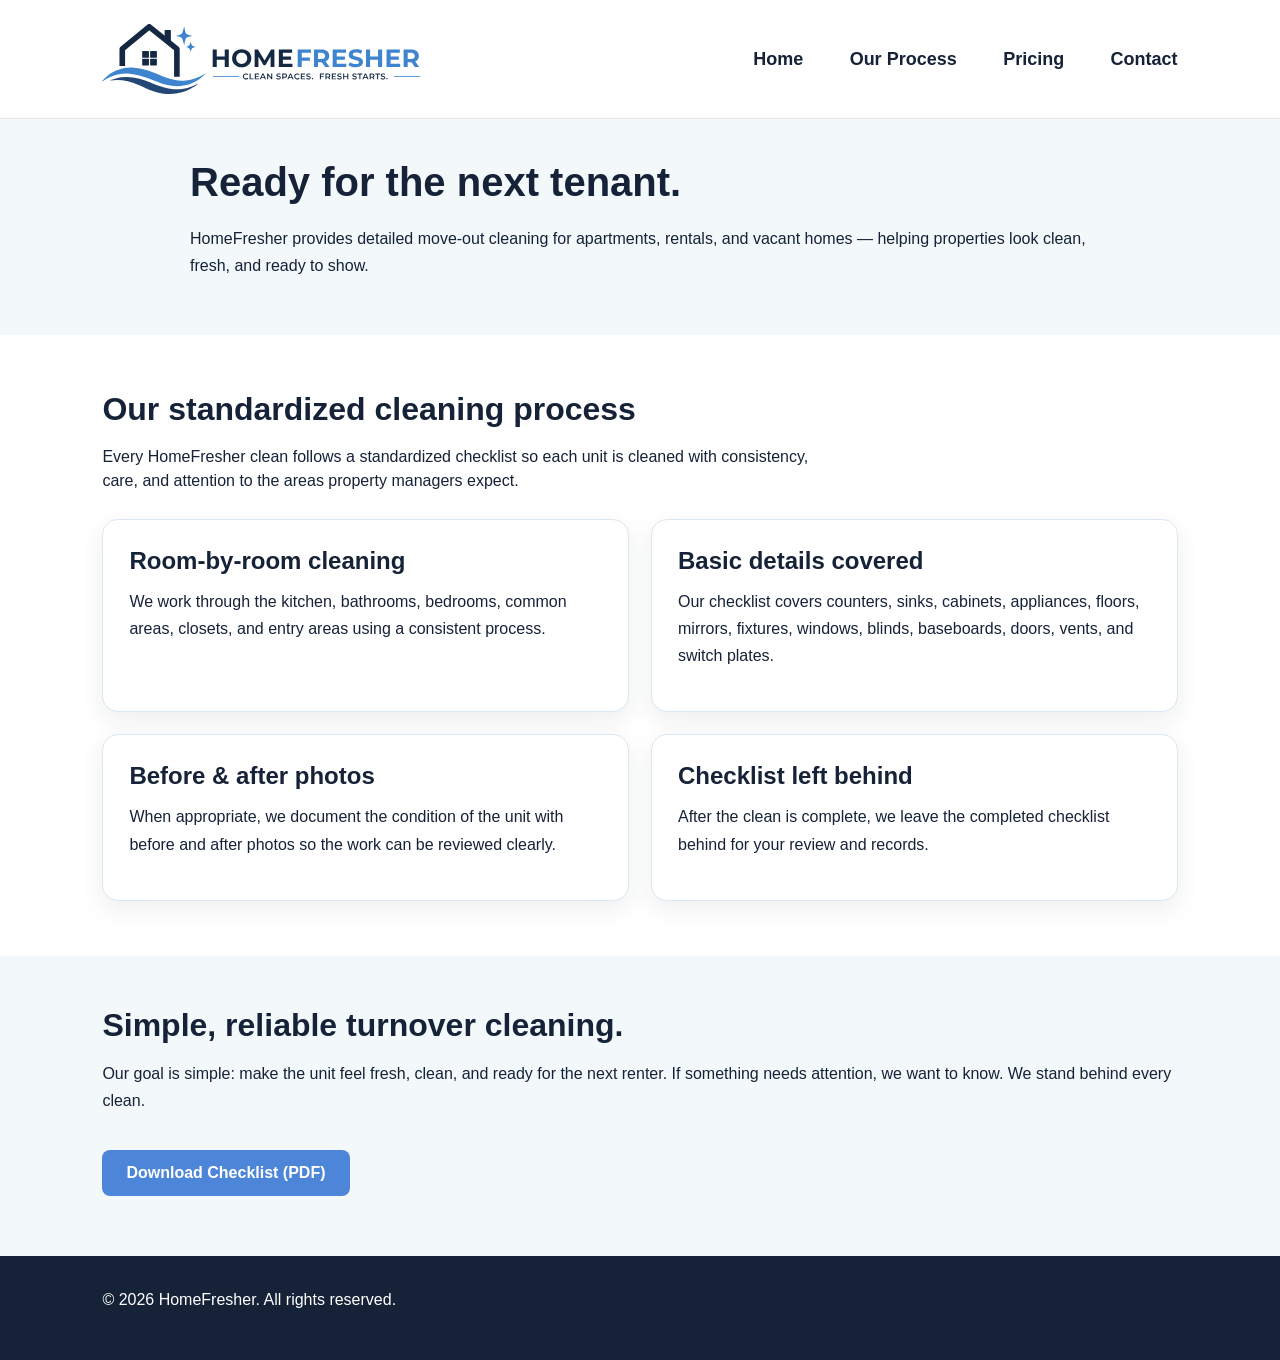
<file: checklist.html>
<!DOCTYPE html>
<html lang="en">
<head>
  <meta charset="UTF-8" />
  <meta name="viewport" content="width=device-width, initial-scale=1.0" />
  <title>Our Process | HomeFresher</title>
  <link rel="stylesheet" href="style.css" />
</head>
<link rel="icon" type="image/svg+xml" href="images/homefresher_house.svg">
<body>

  <header class="site-header">
    <div class="logo">
      <a href="index.html">
        <img src="images/homefresher_logo_horizontal.svg" alt="HomeFresher Logo">
      </a>
    </div>

    <nav>
      <a href="index.html">Home</a>
      <a href="process.html">Our Process</a>
      <a href="pricing.html">Pricing</a>
      <a href="contact.html">Contact</a>
    </nav>
  </header>

  <main>

    <section class="page-hero">
      <div class="banner-container">
        <h1>Ready for the next tenant.</h1>
        <p>
          HomeFresher provides detailed move-out cleaning for apartments, rentals,
          and vacant homes — helping properties look clean, fresh, and ready to show.
        </p>
      </div>
    </section>
  
    <section class="section">
      <div class="page-container">
        <h2>Our standardized cleaning process</h2>
        <p class="section-intro">
          Every HomeFresher clean follows a standardized checklist so each unit is cleaned
          with consistency, care, and attention to the areas property managers expect.
        </p>
  
        <div class="process-grid">
          <div class="process-card">
            <h3>Room-by-room cleaning</h3>
            <p>We work through the kitchen, bathrooms, bedrooms, common areas, closets, and entry areas using a consistent process.</p>
          </div>
  
          <div class="process-card">
            <h3>Basic details covered</h3>
            <p>Our checklist covers counters, sinks, cabinets, appliances, floors, mirrors, fixtures, windows, blinds, baseboards, doors, vents, and switch plates.</p>
          </div>
  
          <div class="process-card">
            <h3>Before & after photos</h3>
            <p>When appropriate, we document the condition of the unit with before and after photos so the work can be reviewed clearly.</p>
          </div>
  
          <div class="process-card">
            <h3>Checklist left behind</h3>
            <p>After the clean is complete, we leave the completed checklist behind for your review and records.</p>
          </div>
        </div>
      </div>
    </section>
  
    <section class="section highlight-section">
      <div class="page-container">
        <h2>Simple, reliable turnover cleaning.</h2>
        <p>
          Our goal is simple: make the unit feel fresh, clean, and ready for the next renter.
          If something needs attention, we want to know. We stand behind every clean.
        </p>
  
        <a href="pdf/HomeFresher-move-out-checklist.pdf" class="button" download>
          Download Checklist (PDF)
        </a>
      </div>
    </section>
  
  </main>

  <footer>
    <p>© 2026 HomeFresher. All rights reserved.</p>
  </footer>

</body>
</html>
</file>
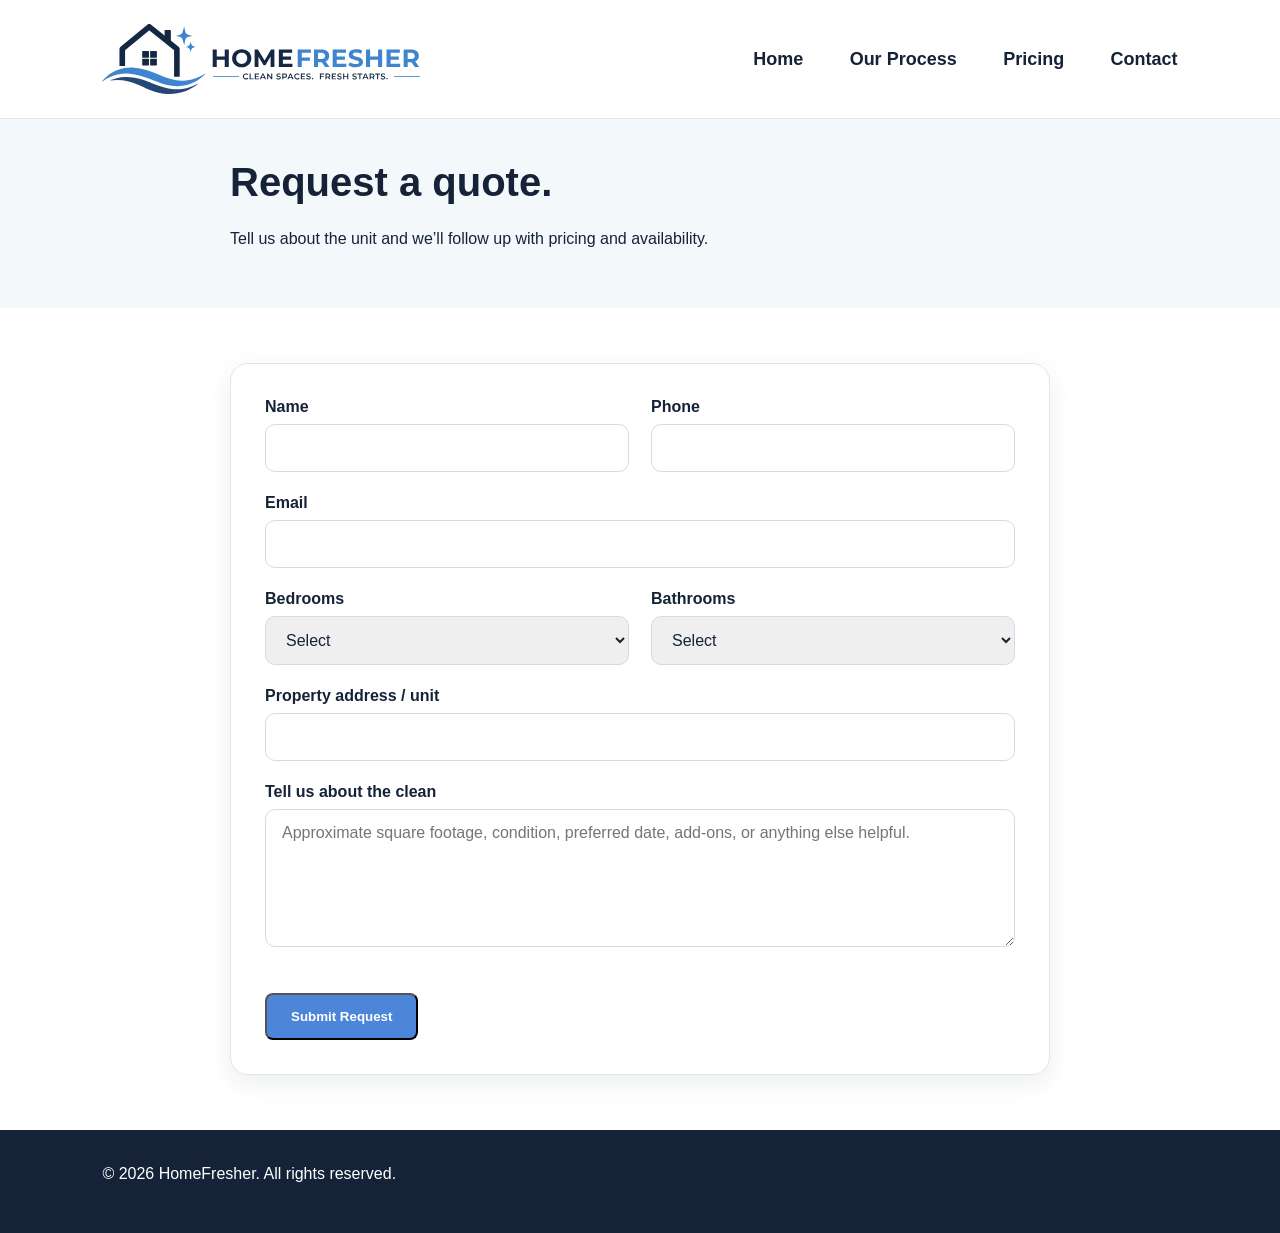
<file: contact.html>
<!DOCTYPE html>
<html lang="en">
<head>
  <meta charset="UTF-8" />
  <meta name="viewport" content="width=device-width, initial-scale=1.0" />
  <title>Contact | HomeFresher</title>
  <link rel="stylesheet" href="style.css" />
  <link rel="icon" type="image/svg+xml" href="images/homefresher_house.svg">
</head>
<body>

<header class="site-header">
  <div class="logo">
    <a href="index.html">
      <img src="images/homefresher_logo_horizontal.svg" alt="HomeFresher Logo">
    </a>
  </div>

  <nav>
    <a href="index.html">Home</a>
    <a href="process.html">Our Process</a>
    <a href="pricing.html">Pricing</a>
    <a href="contact.html">Contact</a>
  </nav>
</header>

<main>

  <section class="page-hero">
    <div class="narrow-container">
      <h1>Request a quote.</h1>
      <p>
        Tell us about the unit and we’ll follow up with pricing and availability.
      </p>
    </div>
  </section>

  <section class="section">
    <div class="narrow-container">

      <form class="contact-form" action="#" method="POST">

        <div class="form-row">
          <div class="form-group">
            <label for="name">Name</label>
            <input id="name" name="name" type="text" required>
          </div>

          <div class="form-group">
            <label for="phone">Phone</label>
            <input id="phone" name="phone" type="tel" required>
          </div>
        </div>

        <div class="form-group">
          <label for="email">Email</label>
          <input id="email" name="email" type="email">
        </div>

        <div class="form-row">
          <div class="form-group">
            <label for="beds">Bedrooms</label>
            <select id="beds" name="beds">
              <option value="">Select</option>
              <option>1 bedroom</option>
              <option>2 bedrooms</option>
              <option>3 bedrooms</option>
              <option>4+ bedrooms</option>
            </select>
          </div>

          <div class="form-group">
            <label for="baths">Bathrooms</label>
            <select id="baths" name="baths">
              <option value="">Select</option>
              <option>1 bathroom</option>
              <option>2 bathrooms</option>
              <option>3+ bathrooms</option>
            </select>
          </div>
        </div>

        <div class="form-group">
          <label for="address">Property address / unit</label>
          <input id="address" name="address" type="text">
        </div>

        <div class="form-group">
          <label for="message">Tell us about the clean</label>
          <textarea id="message" name="message" rows="6" placeholder="Approximate square footage, condition, preferred date, add-ons, or anything else helpful."></textarea>
        </div>

        <button class="button" type="submit">Submit Request</button>

      </form>

    </div>
  </section>

</main>

<footer>
  <p>© 2026 HomeFresher. All rights reserved.</p>
</footer>

</body>
</html>
</file>
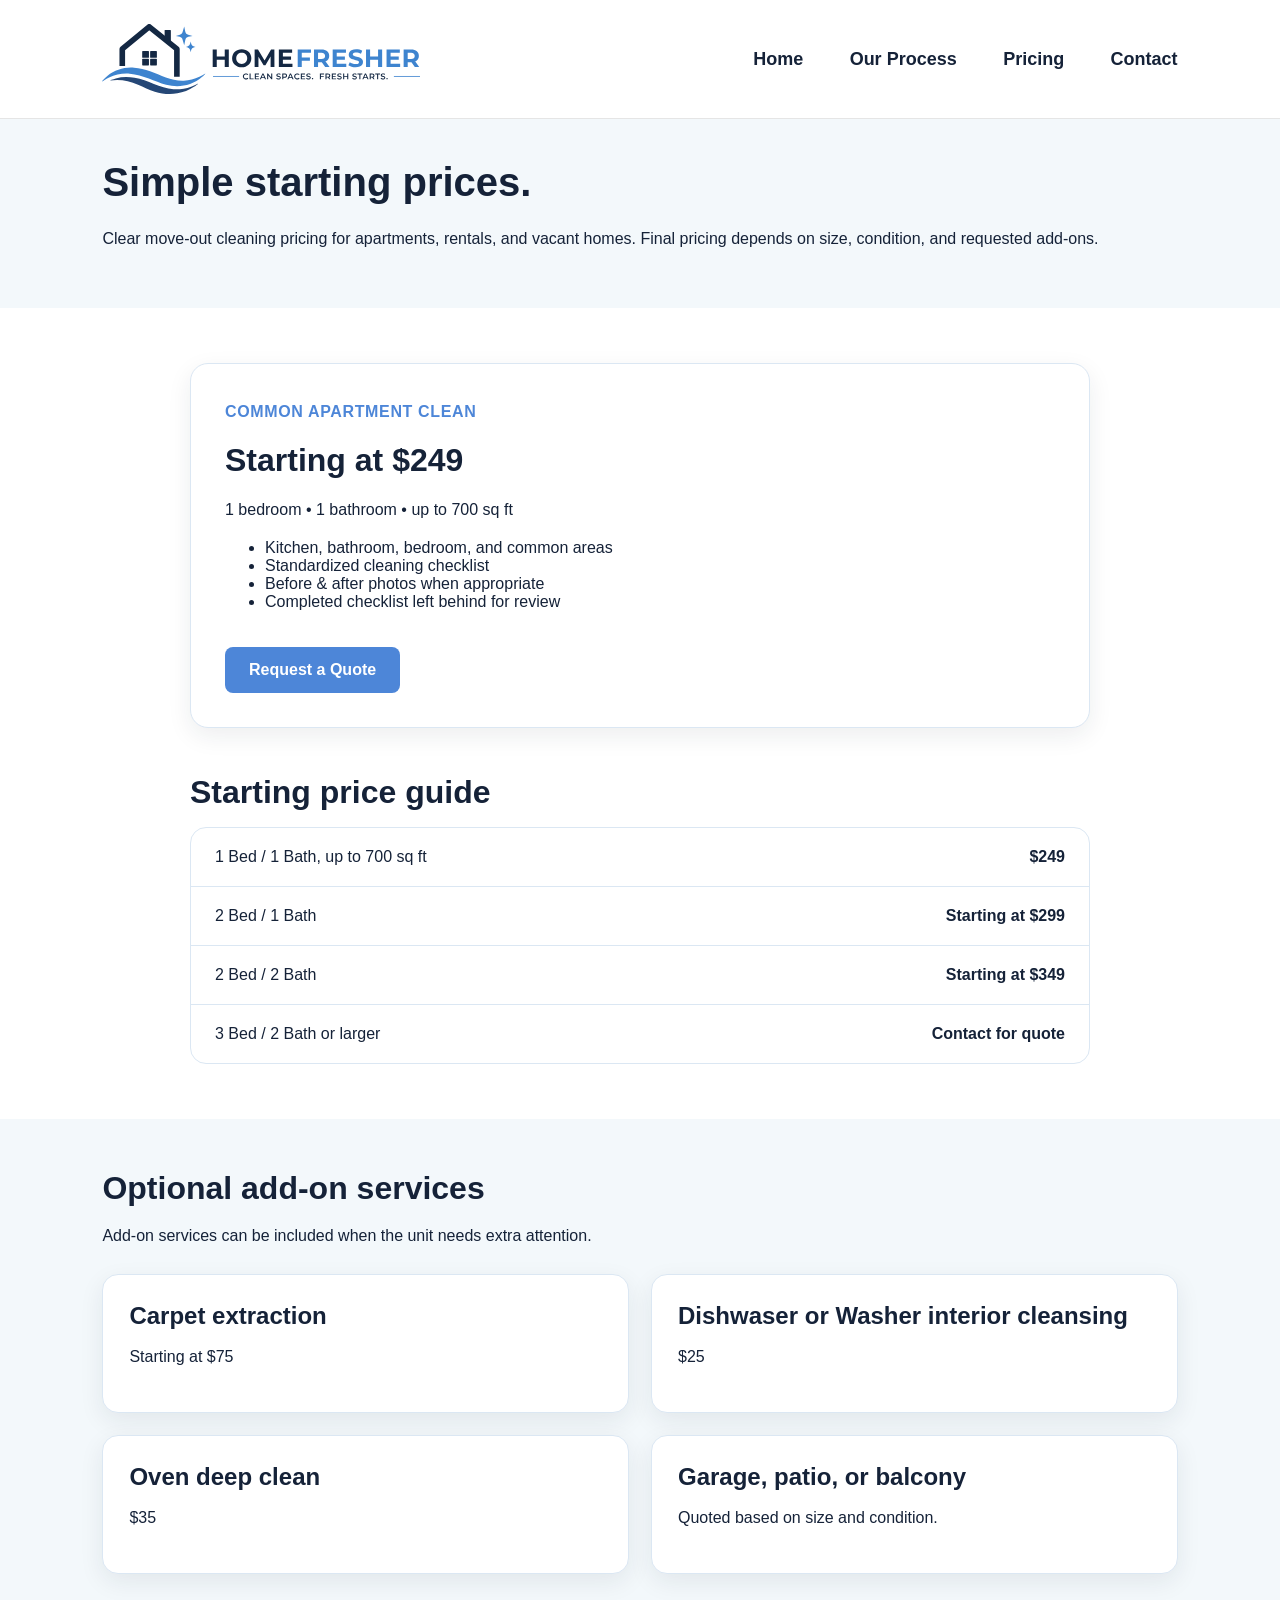
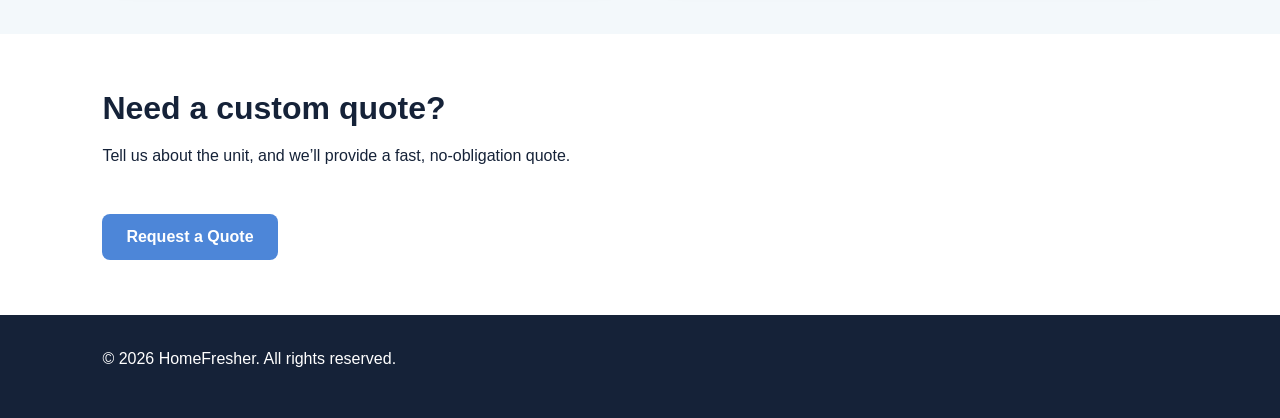
<file: pricing.html>
<!DOCTYPE html>
<html lang="en">
<head>
  <meta charset="UTF-8" />
  <meta name="viewport" content="width=device-width, initial-scale=1.0" />
  <title>Pricing | HomeFresher</title>
  <link rel="stylesheet" href="style.css" />
  <link rel="icon" type="image/svg+xml" href="images/homefresher_house.svg">
</head>
<body>

<header class="site-header">
  <div class="logo">
    <a href="index.html">
      <img src="images/homefresher_logo_horizontal.svg" alt="HomeFresher Logo">
    </a>
  </div>

  <nav>
    <a href="index.html">Home</a>
    <a href="process.html">Our Process</a>
    <a href="pricing.html">Pricing</a>
    <a href="contact.html">Contact</a>
  </nav>
</header>

<main>

  <section class="page-hero">
    <div class="page-container">
      <h1>Simple starting prices.</h1>
      <p>
        Clear move-out cleaning pricing for apartments, rentals, and vacant homes.
        Final pricing depends on size, condition, and requested add-ons.
      </p>
    </div>
  </section>

  <section class="section">
    <div class="banner-container">

      <div class="pricing-feature">
        <p class="eyebrow">Common apartment clean</p>
        <h2>Starting at $249</h2>
        <p>1 bedroom • 1 bathroom • up to 700 sq ft</p>

        <ul>
          <li>Kitchen, bathroom, bedroom, and common areas</li>
          <li>Standardized cleaning checklist</li>
          <li>Before & after photos when appropriate</li>
          <li>Completed checklist left behind for review</li>
        </ul>

        <a href="contact.html" class="button">Request a Quote</a>
      </div>

      <h2>Starting price guide</h2>

      <div class="price-table">
        <div class="price-row">
          <span>1 Bed / 1 Bath, up to 700 sq ft</span>
          <strong>$249</strong>
        </div>
        <div class="price-row">
          <span>2 Bed / 1 Bath</span>
          <strong>Starting at $299</strong>
        </div>
        <div class="price-row">
          <span>2 Bed / 2 Bath</span>
          <strong>Starting at $349</strong>
        </div>
        <div class="price-row">
          <span>3 Bed / 2 Bath or larger</span>
          <strong>Contact for quote</strong>
        </div>
      </div>

    </div>
  </section>

  <section class="section highlight-section">
    <div class="page-container">
      <h2>Optional add-on services</h2>
      <p class="section-intro">
        Add-on services can be included when the unit needs extra attention.
      </p>

      <div class="process-grid">
        <div class="process-card">
          <h3>Carpet extraction</h3>
          <p>Starting at $75</p>
        </div>

        <div class="process-card">
          <h3>Dishwaser or Washer interior cleansing</h3>
          <p>$25</p>
        </div>

        <div class="process-card">
          <h3>Oven deep clean</h3>
          <p>$35</p>
        </div>

        <div class="process-card">
          <h3>Garage, patio, or balcony</h3>
          <p>Quoted based on size and condition.</p>
        </div>
      </div>
    </div>
  </section>

  <section class="section">
    <div class="page-container">
      <h2>Need a custom quote?</h2>
      <p class="section-intro">
        Tell us about the unit, and we’ll provide a fast, no-obligation quote.
      </p>

      <a href="contact.html" class="button">Request a Quote</a>
    </div>
  </section>

</main>

<footer>
  <p>© 2026 HomeFresher. All rights reserved.</p>
</footer>

</body>
</html>
</file>
<file: style.css>
* {
    box-sizing: border-box;
  }
  
  body {
    margin: 0;
    font-family: Arial, sans-serif;
    color: #152238;
    background: #ffffff;
  }

  h1 {
    font-size: 2.5rem;
    font-weight: 700;
    line-height: 1.15;
    margin: 0 0 0.5em;
}

h2 {
    font-size: 2rem;
    font-weight: 700;
    line-height: 1.2;
    margin: 0 0 0.5em;
}

h3 {
    font-size: 1.5rem;
    font-weight: 700;
    line-height: 1.25;
    margin: 0 0 0.5em;
}

p {
    font-size: 1rem;
    line-height: 1.7;
    margin: 0 0 1em;
}
  
  .site-header {
    display: flex;
    justify-content: space-between;
    align-items: center;
    padding: 24px 8%;
    border-bottom: 1px solid #e5e5e5;
  }
  
  .logo img {
    height: 70px;
    width: auto;
    display: block;
}

  
.hero {
    display: flex;
    align-items: center;
    justify-content: space-between;

    position: relative;

    min-height: 520px;

    background: #f3f8fb;

    overflow: hidden;
}
 
  
 

  .hero-content {
    width: 48%;

    padding-left: 8%;

    position: relative;
    z-index: 2;
}

.hero-image {
    width: 52%;
    height: 520px;

    position: relative;

    overflow: hidden;
}

.hero-image img {

    width: 100%;
    height: 100%;

    object-fit: cover;
    object-position: center 20%;
}

.hero-image::before {

    content: "";

    position: absolute;

    left: 0;
    top: 0;

    width: 180px;
    height: 100%;

    z-index: 2;

    background: linear-gradient(
        to right,
        #f3f8fb 0%,
        rgba(243,248,251,0.95) 20%,
        rgba(243,248,251,0.75) 45%,
        rgba(243,248,251,0) 100%
    );
}
  
  .button {
    display: inline-block;
    margin-top: 20px;
    padding: 14px 24px;
    background: #4D86D8;
    color: white;
    text-decoration: none;
    border-radius: 8px;
    font-weight: bold;
  }

  
  
  
  footer {
    padding: 30px 8%;
    background: #152238;
    color: white;
  }

  nav a {
    position: relative;
    margin-left: 42px;
    text-decoration: none;
    color: #152238;
    font-weight: 700;
    font-size: 18px;
    transition: color 0.2s ease;
}

nav a::after {
    content: "";
    position: absolute;
    left: 50%;
    bottom: -6px;

    width: 0;
    height: 2px;

    background: #4D86D8;

    transform: translateX(-50%);
    transition: width 0.25s ease;
}

nav a:hover::after {
    width: 100%;
}

.banner-container {
    max-width: 900px;
    margin: 0 auto;
}

.page-hero {
    padding: 40px 8%;
    background: #f3f8fb;
}


.section {
    padding: 55px 8%;
}


.section-intro {
    max-width: 720px;
    line-height: 1.5;
    margin: 0 0 26px;
}

.process-grid {
    display: grid;
    grid-template-columns: repeat(2, 1fr);
    gap: 22px;
}

.process-card {
    padding: 26px;
    border: 1px solid #dbe7f3;
    border-radius: 16px;
    background: #ffffff;
    box-shadow: 0 8px 24px rgba(21, 34, 56, 0.08);
}


.highlight-section {
    background: #f3f8fb;
    padding: 50px 8% 60px;
}

.pricing-feature {
    padding: 34px;
    margin-bottom: 45px;
    border: 1px solid #dbe7f3;
    border-radius: 18px;
    background: #ffffff;
    box-shadow: 0 8px 24px rgba(21, 34, 56, 0.08);
}

.eyebrow {
    color: #4D86D8;
    font-weight: 700;
    text-transform: uppercase;
    letter-spacing: .04em;
}

.price-table {
    border: 1px solid #dbe7f3;
    border-radius: 16px;
    overflow: hidden;
}

.price-row {
    display: flex;
    justify-content: space-between;
    gap: 20px;
    padding: 20px 24px;
    border-bottom: 1px solid #dbe7f3;
}

.price-row:last-child {
    border-bottom: none;
}

.contact-form {
    padding: 34px;
    border: 1px solid #dbe7f3;
    border-radius: 18px;
    background: #ffffff;
    box-shadow: 0 8px 24px rgba(21, 34, 56, 0.08);
}

.form-row {
    display: grid;
    grid-template-columns: 1fr 1fr;
    gap: 22px;
}

.form-group {
    margin-bottom: 22px;
}

.form-group label {
    display: block;
    margin-bottom: 8px;
    font-weight: 700;
}

.form-group input,
.form-group select,
.form-group textarea {
    width: 100%;
    padding: 14px 16px;
    border: 1px solid #cfdceb;
    border-radius: 10px;
    font: inherit;
    color: #152238;
}

.form-group input:focus,
.form-group select:focus,
.form-group textarea:focus {
    outline: none;
    border-color: #4D86D8;
    box-shadow: 0 0 0 3px rgba(77, 134, 216, 0.15);
}

.narrow-container {
    max-width: 820px;
    margin: 0 auto;
}

/* ===========================
   Mobile
=========================== */

@media (max-width: 768px) {
    .hero {
        flex-direction: column-reverse;
        min-height: auto;
    }
    
    .hero-content {
        width: 100%;
        padding: 40px 24px;
    }
    
    .hero-image {
        width: 100%;
        height: 260px;
    }
    
    .hero-image::before {
        display: none;
    }

    h1 {
        font-size: 2rem;
    }
    
    h2 {
        font-size: 1.6rem;
    }
    
    h3 {
        font-size: 1.25rem;
    }

    .site-header {
        flex-direction: column;
        gap: 18px;
    }
    
    nav {
        display: flex;
        flex-wrap: wrap;
        justify-content: center;
    }
    
    nav a {
        margin: 8px 14px;
    }

    .process-grid {
        grid-template-columns: 1fr;
    }

    .form-row {
        grid-template-columns: 1fr;
    }

    .page-hero,
.section {
    padding: 40px 24px;
}

.button {
    width: 100%;
    text-align: center;
}
}
</file>
